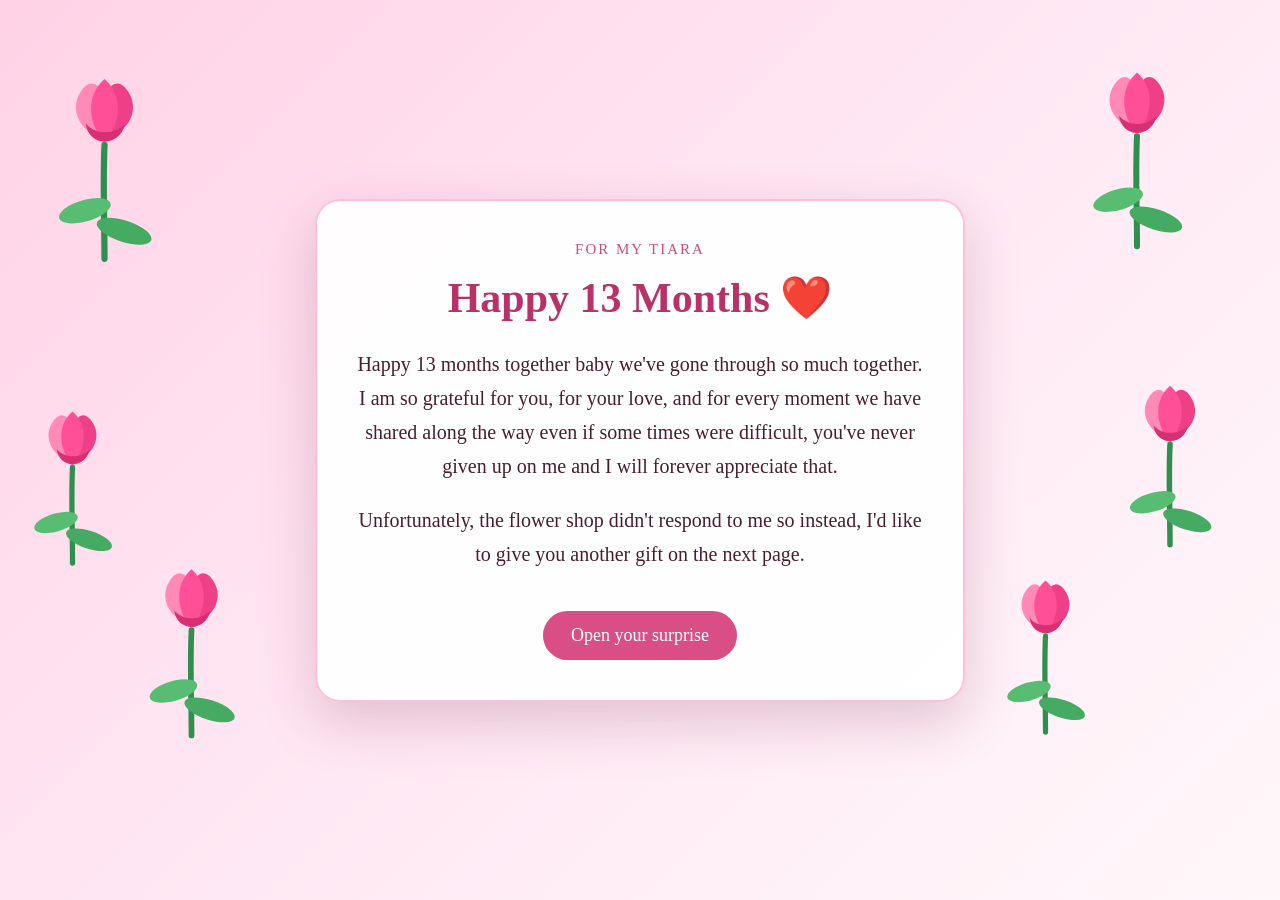
<file: index.html>
<!DOCTYPE html>
<html lang="en">
<head>
  <meta charset="UTF-8" />
  <meta name="viewport" content="width=device-width, initial-scale=1.0" />
  <title>Happy 13 Months my love ❤️</title>
  <link rel="stylesheet" href="style.css" />
</head>
<body>
  <div class="page">
    <div class="card">
      <p class="small-text">For my Tiara</p>

      <h1>Happy 13 Months ❤️</h1>

      <p class="message">
        Happy 13 months together baby we've gone through so much together.
        I am so grateful for you, for your love, and for every moment we have shared along the way even if some times were difficult, you've never given up on me and I will forever appreciate that.
      </p>

      <p class="message">
        Unfortunately, the flower shop didn't respond to me so instead, I'd like to give you another gift on the next page.
      </p>

      <a href="letter.html" class="button">Open your surprise</a>
    </div>
  </div>
</body>
</html>
</file>
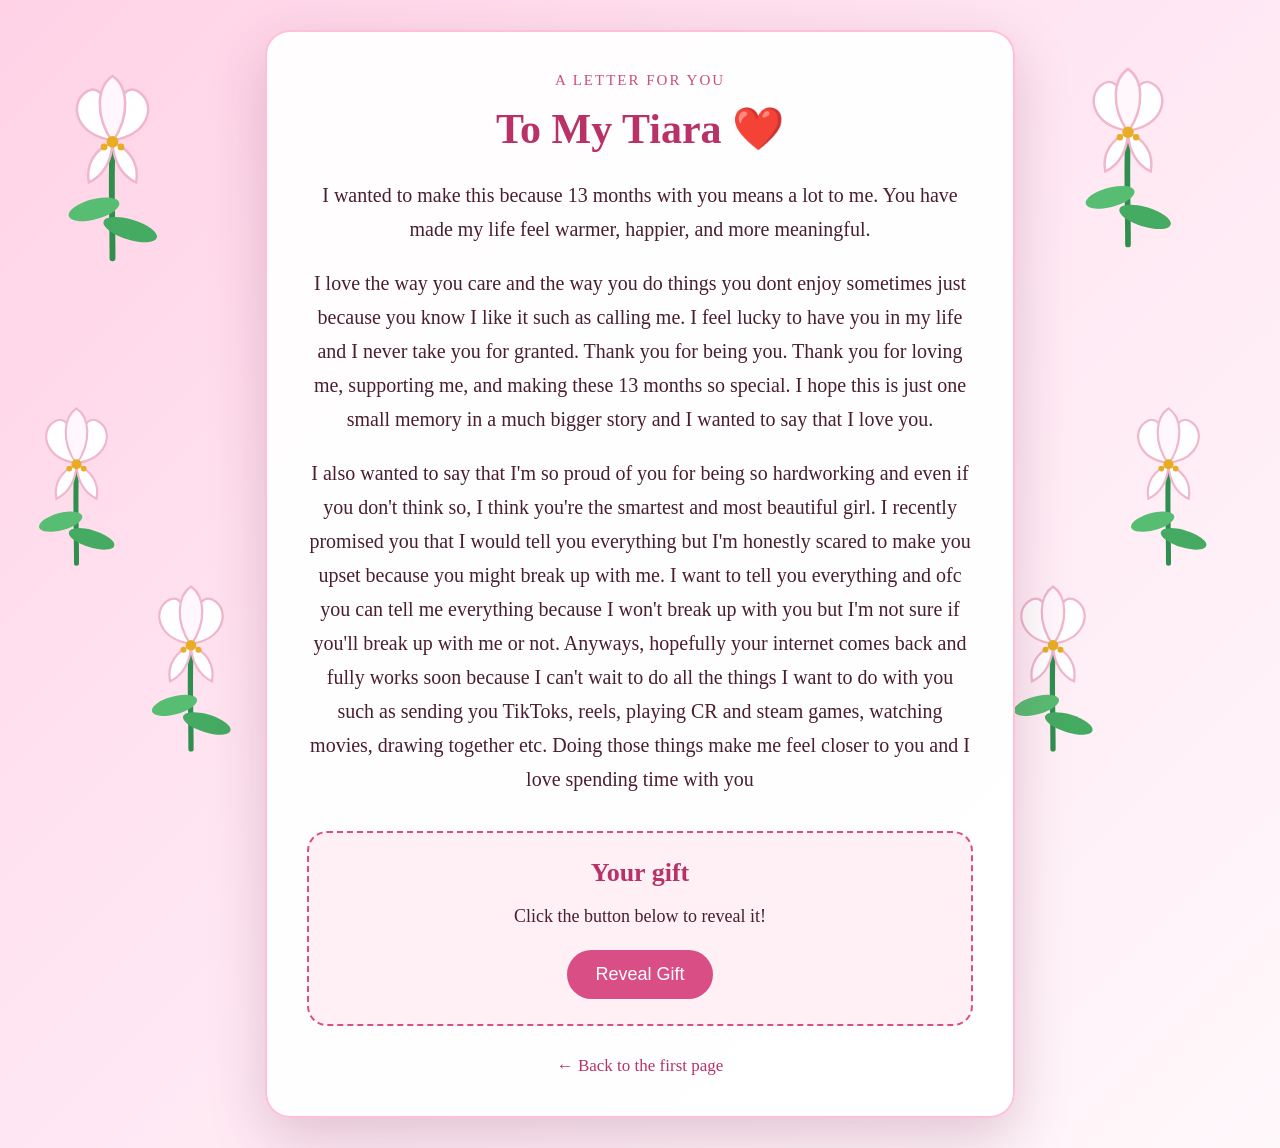
<file: letter.html>
<!DOCTYPE html>
<html lang="en">
<head>
  <meta charset="UTF-8" />
  <meta name="viewport" content="width=device-width, initial-scale=1.0" />
  <title>Your Letter ❤️</title>
  <link rel="stylesheet" href="style.css" />
</head>
<body>
  <div class="page">
    <div class="card large-card">
      <p class="small-text">A Letter For You</p>

      <h1>To My Tiara ❤️</h1>

      <p class="message">
        I wanted to make this because 13 months with you means a lot to me.
        You have made my life feel warmer, happier, and more meaningful.
      </p>

      <p class="message">
        I love the way you care and the way you do things you dont enjoy sometimes just because you know I like it such as calling me.  
        I feel lucky to have you in my life and I never take you for granted. Thank you for being you. Thank you for loving me, supporting me, and making
        these 13 months so special. I hope this is just one small memory in a much bigger story and I wanted to say that I love you. 
      </p>

      <p class="message">
        I also wanted to say that I'm so proud of you for being so hardworking and even if you don't think so, I think you're the smartest and most beautiful girl. 
        I recently promised you that I would tell you everything but I'm honestly scared to make you upset because you might break up with me. 
        I want to tell you everything and ofc you can tell me everything because I won't break up with you but I'm not sure if you'll break up with me or not.
        Anyways, hopefully your internet comes back and fully works soon because I can't wait to do all the things I want to do with you such as sending you TikToks, reels, playing CR and steam games, watching movies, drawing together etc.
        Doing those things make me feel closer to you and I love spending time with you
      </p>

      <div class="gift-box">
        <h2>Your gift</h2>
        <p>
          Click the button below to reveal it!
        </p>

        <button onclick="revealCode()" class="button">Reveal Gift</button>

        <p id="giftCode" class="gift-code hidden">
          Ask your boyfriend 😁
        </p>

      </div>

      <a href="index.html" class="back-link">← Back to the first page</a>
    </div>
  </div>

  <script>
    function revealCode() {
      const code = document.getElementById("giftCode");
      code.classList.remove("hidden");
    }
  </script>
</body>
</html>
</file>
<file: style.css>
* {
  margin: 0;
  padding: 0;
  box-sizing: border-box;
}

body {
  font-family: Georgia, "Times New Roman", serif;
  background: linear-gradient(135deg, #ffd2e6, #ffe8f3, #fff8fb);
  min-height: 100vh;
  color: #4a1f2d;
  overflow-x: hidden;
  position: relative;
}

/* Main page layout */
.page {
  min-height: 100vh;
  display: flex;
  justify-content: center;
  align-items: center;
  padding: 30px;
  position: relative;
  z-index: 5;
}

/* Main note/card */
.card {
  background: rgba(255, 255, 255, 0.94);
  padding: 40px;
  max-width: 650px;
  width: 100%;
  border-radius: 25px;
  text-align: center;
  box-shadow: 0 20px 55px rgba(120, 40, 80, 0.22);
  border: 2px solid rgba(255, 170, 205, 0.75);
  position: relative;
  z-index: 10;
}

.large-card {
  max-width: 750px;
}

.small-text {
  font-size: 15px;
  letter-spacing: 2px;
  text-transform: uppercase;
  color: #c94f7c;
  margin-bottom: 15px;
}

h1 {
  font-size: 42px;
  margin-bottom: 25px;
  color: #b83268;
}

h2 {
  font-size: 26px;
  margin-bottom: 15px;
  color: #b83268;
}

.message {
  font-size: 20px;
  line-height: 1.7;
  margin-bottom: 20px;
}

.button {
  display: inline-block;
  margin-top: 20px;
  padding: 14px 28px;
  background: #d94f85;
  color: white;
  text-decoration: none;
  border: none;
  border-radius: 999px;
  font-size: 18px;
  cursor: pointer;
  transition: 0.2s ease;
}

.button:hover {
  background: #b83268;
  transform: translateY(-2px);
}

.gift-box {
  margin-top: 35px;
  padding: 25px;
  background: #fff0f6;
  border-radius: 20px;
  border: 2px dashed #d94f85;
}

.gift-box p {
  font-size: 18px;
  line-height: 1.5;
}

.gift-code {
  margin-top: 20px;
  font-size: 24px;
  font-weight: bold;
  letter-spacing: 2px;
  color: #1db954;
  background: white;
  padding: 15px;
  border-radius: 12px;
  word-break: break-word;
}

.hidden {
  display: none;
}

.note {
  margin-top: 15px;
  font-size: 14px !important;
  color: #8a4a60;
}

.back-link {
  display: inline-block;
  margin-top: 30px;
  color: #b83268;
  text-decoration: none;
  font-size: 17px;
}

.back-link:hover {
  text-decoration: underline;
}

/* 
  IMPORTANT:
  These flowers are fixed to the LEFT and RIGHT edges only.
  The center area where the card sits is intentionally empty.
*/

body::before,
body::after {
  content: "";
  position: fixed;
  top: 0;
  width: 28vw;
  height: 100vh;
  pointer-events: none;
  z-index: 1;
  background-repeat: no-repeat;
}

body::before {
  left: 0;
}

body::after {
  right: 0;
}

/* ---------- TULIPS FOR INDEX PAGE ---------- */

body:not(:has(.large-card))::before {
  background-image:
    url("data:image/svg+xml,%3Csvg width='140' height='220' viewBox='0 0 140 220' xmlns='http://www.w3.org/2000/svg'%3E%3Cpath d='M70 84 C68 125 70 168 70 212' stroke='%232f8f4e' stroke-width='7' stroke-linecap='round'/%3E%3Cellipse cx='48' cy='158' rx='30' ry='12' fill='%2357bd72' transform='rotate(-16 48 158)'/%3E%3Cellipse cx='92' cy='181' rx='32' ry='12' fill='%2345aa62' transform='rotate(18 92 181)'/%3E%3Cpath d='M70 78 C41 69 31 44 43 25 C56 3 77 16 70 78Z' fill='%23ff8ab5'/%3E%3Cpath d='M70 78 C99 69 109 44 97 25 C84 3 63 16 70 78Z' fill='%23ef3f86'/%3E%3Cpath d='M70 82 C50 58 50 27 70 10 C90 27 90 58 70 82Z' fill='%23ff4f96'/%3E%3Cpath d='M49 60 C59 73 82 73 93 60 C88 87 52 87 49 60Z' fill='%23d82f73'/%3E%3C/svg%3E"),
    url("data:image/svg+xml,%3Csvg width='140' height='220' viewBox='0 0 140 220' xmlns='http://www.w3.org/2000/svg'%3E%3Cpath d='M70 84 C68 125 70 168 70 212' stroke='%232f8f4e' stroke-width='7' stroke-linecap='round'/%3E%3Cellipse cx='48' cy='158' rx='30' ry='12' fill='%2357bd72' transform='rotate(-16 48 158)'/%3E%3Cellipse cx='92' cy='181' rx='32' ry='12' fill='%2345aa62' transform='rotate(18 92 181)'/%3E%3Cpath d='M70 78 C41 69 31 44 43 25 C56 3 77 16 70 78Z' fill='%23ff8ab5'/%3E%3Cpath d='M70 78 C99 69 109 44 97 25 C84 3 63 16 70 78Z' fill='%23ef3f86'/%3E%3Cpath d='M70 82 C50 58 50 27 70 10 C90 27 90 58 70 82Z' fill='%23ff4f96'/%3E%3Cpath d='M49 60 C59 73 82 73 93 60 C88 87 52 87 49 60Z' fill='%23d82f73'/%3E%3C/svg%3E"),
    url("data:image/svg+xml,%3Csvg width='140' height='220' viewBox='0 0 140 220' xmlns='http://www.w3.org/2000/svg'%3E%3Cpath d='M70 84 C68 125 70 168 70 212' stroke='%232f8f4e' stroke-width='7' stroke-linecap='round'/%3E%3Cellipse cx='48' cy='158' rx='30' ry='12' fill='%2357bd72' transform='rotate(-16 48 158)'/%3E%3Cellipse cx='92' cy='181' rx='32' ry='12' fill='%2345aa62' transform='rotate(18 92 181)'/%3E%3Cpath d='M70 78 C41 69 31 44 43 25 C56 3 77 16 70 78Z' fill='%23ff8ab5'/%3E%3Cpath d='M70 78 C99 69 109 44 97 25 C84 3 63 16 70 78Z' fill='%23ef3f86'/%3E%3Cpath d='M70 82 C50 58 50 27 70 10 C90 27 90 58 70 82Z' fill='%23ff4f96'/%3E%3Cpath d='M49 60 C59 73 82 73 93 60 C88 87 52 87 49 60Z' fill='%23d82f73'/%3E%3C/svg%3E");

  background-size: 125px auto, 105px auto, 115px auto;
  background-position:
    18% 10%,
    8% 55%,
    55% 78%;
}

body:not(:has(.large-card))::after {
  background-image:
    url("data:image/svg+xml,%3Csvg width='140' height='220' viewBox='0 0 140 220' xmlns='http://www.w3.org/2000/svg'%3E%3Cpath d='M70 84 C68 125 70 168 70 212' stroke='%232f8f4e' stroke-width='7' stroke-linecap='round'/%3E%3Cellipse cx='48' cy='158' rx='30' ry='12' fill='%2357bd72' transform='rotate(-16 48 158)'/%3E%3Cellipse cx='92' cy='181' rx='32' ry='12' fill='%2345aa62' transform='rotate(18 92 181)'/%3E%3Cpath d='M70 78 C41 69 31 44 43 25 C56 3 77 16 70 78Z' fill='%23ff8ab5'/%3E%3Cpath d='M70 78 C99 69 109 44 97 25 C84 3 63 16 70 78Z' fill='%23ef3f86'/%3E%3Cpath d='M70 82 C50 58 50 27 70 10 C90 27 90 58 70 82Z' fill='%23ff4f96'/%3E%3Cpath d='M49 60 C59 73 82 73 93 60 C88 87 52 87 49 60Z' fill='%23d82f73'/%3E%3C/svg%3E"),
    url("data:image/svg+xml,%3Csvg width='140' height='220' viewBox='0 0 140 220' xmlns='http://www.w3.org/2000/svg'%3E%3Cpath d='M70 84 C68 125 70 168 70 212' stroke='%232f8f4e' stroke-width='7' stroke-linecap='round'/%3E%3Cellipse cx='48' cy='158' rx='30' ry='12' fill='%2357bd72' transform='rotate(-16 48 158)'/%3E%3Cellipse cx='92' cy='181' rx='32' ry='12' fill='%2345aa62' transform='rotate(18 92 181)'/%3E%3Cpath d='M70 78 C41 69 31 44 43 25 C56 3 77 16 70 78Z' fill='%23ff8ab5'/%3E%3Cpath d='M70 78 C99 69 109 44 97 25 C84 3 63 16 70 78Z' fill='%23ef3f86'/%3E%3Cpath d='M70 82 C50 58 50 27 70 10 C90 27 90 58 70 82Z' fill='%23ff4f96'/%3E%3Cpath d='M49 60 C59 73 82 73 93 60 C88 87 52 87 49 60Z' fill='%23d82f73'/%3E%3C/svg%3E"),
    url("data:image/svg+xml,%3Csvg width='140' height='220' viewBox='0 0 140 220' xmlns='http://www.w3.org/2000/svg'%3E%3Cpath d='M70 84 C68 125 70 168 70 212' stroke='%232f8f4e' stroke-width='7' stroke-linecap='round'/%3E%3Cellipse cx='48' cy='158' rx='30' ry='12' fill='%2357bd72' transform='rotate(-16 48 158)'/%3E%3Cellipse cx='92' cy='181' rx='32' ry='12' fill='%2345aa62' transform='rotate(18 92 181)'/%3E%3Cpath d='M70 78 C41 69 31 44 43 25 C56 3 77 16 70 78Z' fill='%23ff8ab5'/%3E%3Cpath d='M70 78 C99 69 109 44 97 25 C84 3 63 16 70 78Z' fill='%23ef3f86'/%3E%3Cpath d='M70 82 C50 58 50 27 70 10 C90 27 90 58 70 82Z' fill='%23ff4f96'/%3E%3Cpath d='M49 60 C59 73 82 73 93 60 C88 87 52 87 49 60Z' fill='%23d82f73'/%3E%3C/svg%3E");

  background-size: 120px auto, 110px auto, 105px auto;
  background-position:
    65% 9%,
    78% 52%,
    28% 78%;
}

/* ---------- LILIES FOR LETTER PAGE ---------- */

body:has(.large-card)::before {
  background-image:
    url("data:image/svg+xml,%3Csvg width='160' height='230' viewBox='0 0 160 230' xmlns='http://www.w3.org/2000/svg'%3E%3Cpath d='M80 91 C78 132 80 172 80 222' stroke='%232f8f4e' stroke-width='7' stroke-linecap='round'/%3E%3Cellipse cx='58' cy='164' rx='31' ry='12' fill='%2357bd72' transform='rotate(-15 58 164)'/%3E%3Cellipse cx='101' cy='188' rx='33' ry='12' fill='%2345aa62' transform='rotate(17 101 188)'/%3E%3Cpath d='M80 82 C38 77 28 41 47 26 C66 11 79 40 80 82Z' fill='%23ffffff' stroke='%23f0b6cc' stroke-width='3'/%3E%3Cpath d='M80 82 C122 77 132 41 113 26 C94 11 81 40 80 82Z' fill='%23ffffff' stroke='%23f0b6cc' stroke-width='3'/%3E%3Cpath d='M80 84 C58 52 62 18 80 6 C98 18 102 52 80 84Z' fill='%23fff7fb' stroke='%23f0b6cc' stroke-width='3'/%3E%3Cpath d='M80 85 C59 92 48 111 52 132 C70 124 79 105 80 85Z' fill='%23ffffff' stroke='%23f0b6cc' stroke-width='3'/%3E%3Cpath d='M80 85 C101 92 112 111 108 132 C90 124 81 105 80 85Z' fill='%23ffffff' stroke='%23f0b6cc' stroke-width='3'/%3E%3Ccircle cx='80' cy='84' r='7' fill='%23e8ad22'/%3E%3Ccircle cx='70' cy='90' r='4' fill='%23e8ad22'/%3E%3Ccircle cx='90' cy='90' r='4' fill='%23e8ad22'/%3E%3C/svg%3E"),
    url("data:image/svg+xml,%3Csvg width='160' height='230' viewBox='0 0 160 230' xmlns='http://www.w3.org/2000/svg'%3E%3Cpath d='M80 91 C78 132 80 172 80 222' stroke='%232f8f4e' stroke-width='7' stroke-linecap='round'/%3E%3Cellipse cx='58' cy='164' rx='31' ry='12' fill='%2357bd72' transform='rotate(-15 58 164)'/%3E%3Cellipse cx='101' cy='188' rx='33' ry='12' fill='%2345aa62' transform='rotate(17 101 188)'/%3E%3Cpath d='M80 82 C38 77 28 41 47 26 C66 11 79 40 80 82Z' fill='%23ffffff' stroke='%23f0b6cc' stroke-width='3'/%3E%3Cpath d='M80 82 C122 77 132 41 113 26 C94 11 81 40 80 82Z' fill='%23ffffff' stroke='%23f0b6cc' stroke-width='3'/%3E%3Cpath d='M80 84 C58 52 62 18 80 6 C98 18 102 52 80 84Z' fill='%23fff7fb' stroke='%23f0b6cc' stroke-width='3'/%3E%3Cpath d='M80 85 C59 92 48 111 52 132 C70 124 79 105 80 85Z' fill='%23ffffff' stroke='%23f0b6cc' stroke-width='3'/%3E%3Cpath d='M80 85 C101 92 112 111 108 132 C90 124 81 105 80 85Z' fill='%23ffffff' stroke='%23f0b6cc' stroke-width='3'/%3E%3Ccircle cx='80' cy='84' r='7' fill='%23e8ad22'/%3E%3Ccircle cx='70' cy='90' r='4' fill='%23e8ad22'/%3E%3Ccircle cx='90' cy='90' r='4' fill='%23e8ad22'/%3E%3C/svg%3E"),
    url("data:image/svg+xml,%3Csvg width='160' height='230' viewBox='0 0 160 230' xmlns='http://www.w3.org/2000/svg'%3E%3Cpath d='M80 91 C78 132 80 172 80 222' stroke='%232f8f4e' stroke-width='7' stroke-linecap='round'/%3E%3Cellipse cx='58' cy='164' rx='31' ry='12' fill='%2357bd72' transform='rotate(-15 58 164)'/%3E%3Cellipse cx='101' cy='188' rx='33' ry='12' fill='%2345aa62' transform='rotate(17 101 188)'/%3E%3Cpath d='M80 82 C38 77 28 41 47 26 C66 11 79 40 80 82Z' fill='%23ffffff' stroke='%23f0b6cc' stroke-width='3'/%3E%3Cpath d='M80 82 C122 77 132 41 113 26 C94 11 81 40 80 82Z' fill='%23ffffff' stroke='%23f0b6cc' stroke-width='3'/%3E%3Cpath d='M80 84 C58 52 62 18 80 6 C98 18 102 52 80 84Z' fill='%23fff7fb' stroke='%23f0b6cc' stroke-width='3'/%3E%3Cpath d='M80 85 C59 92 48 111 52 132 C70 124 79 105 80 85Z' fill='%23ffffff' stroke='%23f0b6cc' stroke-width='3'/%3E%3Cpath d='M80 85 C101 92 112 111 108 132 C90 124 81 105 80 85Z' fill='%23ffffff' stroke='%23f0b6cc' stroke-width='3'/%3E%3Ccircle cx='80' cy='84' r='7' fill='%23e8ad22'/%3E%3Ccircle cx='70' cy='90' r='4' fill='%23e8ad22'/%3E%3Ccircle cx='90' cy='90' r='4' fill='%23e8ad22'/%3E%3C/svg%3E");

  background-size: 135px auto, 115px auto, 120px auto;
  background-position:
    20% 10%,
    8% 55%,
    55% 80%;
}

body:has(.large-card)::after {
  background-image:
    url("data:image/svg+xml,%3Csvg width='160' height='230' viewBox='0 0 160 230' xmlns='http://www.w3.org/2000/svg'%3E%3Cpath d='M80 91 C78 132 80 172 80 222' stroke='%232f8f4e' stroke-width='7' stroke-linecap='round'/%3E%3Cellipse cx='58' cy='164' rx='31' ry='12' fill='%2357bd72' transform='rotate(-15 58 164)'/%3E%3Cellipse cx='101' cy='188' rx='33' ry='12' fill='%2345aa62' transform='rotate(17 101 188)'/%3E%3Cpath d='M80 82 C38 77 28 41 47 26 C66 11 79 40 80 82Z' fill='%23ffffff' stroke='%23f0b6cc' stroke-width='3'/%3E%3Cpath d='M80 82 C122 77 132 41 113 26 C94 11 81 40 80 82Z' fill='%23ffffff' stroke='%23f0b6cc' stroke-width='3'/%3E%3Cpath d='M80 84 C58 52 62 18 80 6 C98 18 102 52 80 84Z' fill='%23fff7fb' stroke='%23f0b6cc' stroke-width='3'/%3E%3Cpath d='M80 85 C59 92 48 111 52 132 C70 124 79 105 80 85Z' fill='%23ffffff' stroke='%23f0b6cc' stroke-width='3'/%3E%3Cpath d='M80 85 C101 92 112 111 108 132 C90 124 81 105 80 85Z' fill='%23ffffff' stroke='%23f0b6cc' stroke-width='3'/%3E%3Ccircle cx='80' cy='84' r='7' fill='%23e8ad22'/%3E%3Ccircle cx='70' cy='90' r='4' fill='%23e8ad22'/%3E%3Ccircle cx='90' cy='90' r='4' fill='%23e8ad22'/%3E%3C/svg%3E"),
    url("data:image/svg+xml,%3Csvg width='160' height='230' viewBox='0 0 160 230' xmlns='http://www.w3.org/2000/svg'%3E%3Cpath d='M80 91 C78 132 80 172 80 222' stroke='%232f8f4e' stroke-width='7' stroke-linecap='round'/%3E%3Cellipse cx='58' cy='164' rx='31' ry='12' fill='%2357bd72' transform='rotate(-15 58 164)'/%3E%3Cellipse cx='101' cy='188' rx='33' ry='12' fill='%2345aa62' transform='rotate(17 101 188)'/%3E%3Cpath d='M80 82 C38 77 28 41 47 26 C66 11 79 40 80 82Z' fill='%23ffffff' stroke='%23f0b6cc' stroke-width='3'/%3E%3Cpath d='M80 82 C122 77 132 41 113 26 C94 11 81 40 80 82Z' fill='%23ffffff' stroke='%23f0b6cc' stroke-width='3'/%3E%3Cpath d='M80 84 C58 52 62 18 80 6 C98 18 102 52 80 84Z' fill='%23fff7fb' stroke='%23f0b6cc' stroke-width='3'/%3E%3Cpath d='M80 85 C59 92 48 111 52 132 C70 124 79 105 80 85Z' fill='%23ffffff' stroke='%23f0b6cc' stroke-width='3'/%3E%3Cpath d='M80 85 C101 92 112 111 108 132 C90 124 81 105 80 85Z' fill='%23ffffff' stroke='%23f0b6cc' stroke-width='3'/%3E%3Ccircle cx='80' cy='84' r='7' fill='%23e8ad22'/%3E%3Ccircle cx='70' cy='90' r='4' fill='%23e8ad22'/%3E%3Ccircle cx='90' cy='90' r='4' fill='%23e8ad22'/%3E%3C/svg%3E"),
    url("data:image/svg+xml,%3Csvg width='160' height='230' viewBox='0 0 160 230' xmlns='http://www.w3.org/2000/svg'%3E%3Cpath d='M80 91 C78 132 80 172 80 222' stroke='%232f8f4e' stroke-width='7' stroke-linecap='round'/%3E%3Cellipse cx='58' cy='164' rx='31' ry='12' fill='%2357bd72' transform='rotate(-15 58 164)'/%3E%3Cellipse cx='101' cy='188' rx='33' ry='12' fill='%2345aa62' transform='rotate(17 101 188)'/%3E%3Cpath d='M80 82 C38 77 28 41 47 26 C66 11 79 40 80 82Z' fill='%23ffffff' stroke='%23f0b6cc' stroke-width='3'/%3E%3Cpath d='M80 82 C122 77 132 41 113 26 C94 11 81 40 80 82Z' fill='%23ffffff' stroke='%23f0b6cc' stroke-width='3'/%3E%3Cpath d='M80 84 C58 52 62 18 80 6 C98 18 102 52 80 84Z' fill='%23fff7fb' stroke='%23f0b6cc' stroke-width='3'/%3E%3Cpath d='M80 85 C59 92 48 111 52 132 C70 124 79 105 80 85Z' fill='%23ffffff' stroke='%23f0b6cc' stroke-width='3'/%3E%3Cpath d='M80 85 C101 92 112 111 108 132 C90 124 81 105 80 85Z' fill='%23ffffff' stroke='%23f0b6cc' stroke-width='3'/%3E%3Ccircle cx='80' cy='84' r='7' fill='%23e8ad22'/%3E%3Ccircle cx='70' cy='90' r='4' fill='%23e8ad22'/%3E%3Ccircle cx='90' cy='90' r='4' fill='%23e8ad22'/%3E%3C/svg%3E");

  background-size: 130px auto, 115px auto, 120px auto;
  background-position:
    62% 9%,
    78% 55%,
    30% 80%;
}

/* Mobile: make sure flowers stay around the card, not on top of it */
@media (max-width: 700px) {
  body {
    overflow-x: hidden;
  }

  .page {
    padding: 18px;
    align-items: center;
  }

  .card {
    padding: 26px 22px;
    width: 100%;
    max-width: 94vw;
    border-radius: 22px;
  }

  .large-card {
    max-width: 94vw;
  }

  h1 {
    font-size: 31px;
    line-height: 1.15;
  }

  h2 {
    font-size: 23px;
  }

  .small-text {
    font-size: 13px;
    letter-spacing: 1.5px;
  }

  .message {
    font-size: 17px;
    line-height: 1.65;
  }

  .button {
    font-size: 16px;
    padding: 12px 22px;
  }

  .gift-box {
    padding: 20px;
  }

  .gift-box p {
    font-size: 16px;
  }

  .gift-code {
    font-size: 17px;
    letter-spacing: 1px;
  }

  /*
    On phones, the flowers are decorative only.
    They stay at the far left/right edges and fade a bit
    so they don't block the letter/card.
  */
  body::before,
  body::after {
    width: 18vw;
    opacity: 0.5;
  }

  body:not(:has(.large-card))::before {
    background-size: 70px auto, 60px auto, 65px auto;
    background-position:
      -15px 8%,
      -22px 52%,
      4px 82%;
  }

  body:not(:has(.large-card))::after {
    background-size: 70px auto, 60px auto, 65px auto;
    background-position:
      calc(100% - 55px) 8%,
      calc(100% - 45px) 52%,
      calc(100% - 70px) 82%;
  }

  body:has(.large-card)::before {
    background-size: 75px auto, 65px auto, 70px auto;
    background-position:
      -18px 7%,
      -25px 48%,
      0px 83%;
  }

  body:has(.large-card)::after {
    background-size: 75px auto, 65px auto, 70px auto;
    background-position:
      calc(100% - 58px) 7%,
      calc(100% - 48px) 48%,
      calc(100% - 72px) 83%;
  }
}

/* Extra small phones */
@media (max-width: 430px) {
  .card {
    max-width: 96vw;
    padding: 24px 18px;
  }

  h1 {
    font-size: 28px;
  }

  .message {
    font-size: 16px;
  }

  body::before,
  body::after {
    width: 14vw;
    opacity: 0.35;
  }

  body:not(:has(.large-card))::before,
  body:has(.large-card)::before {
    background-position:
      -35px 8%,
      -38px 50%,
      -25px 83%;
  }

  body:not(:has(.large-card))::after,
  body:has(.large-card)::after {
    background-position:
      calc(100% - 35px) 8%,
      calc(100% - 32px) 50%,
      calc(100% - 42px) 83%;
  }
}
</file>
